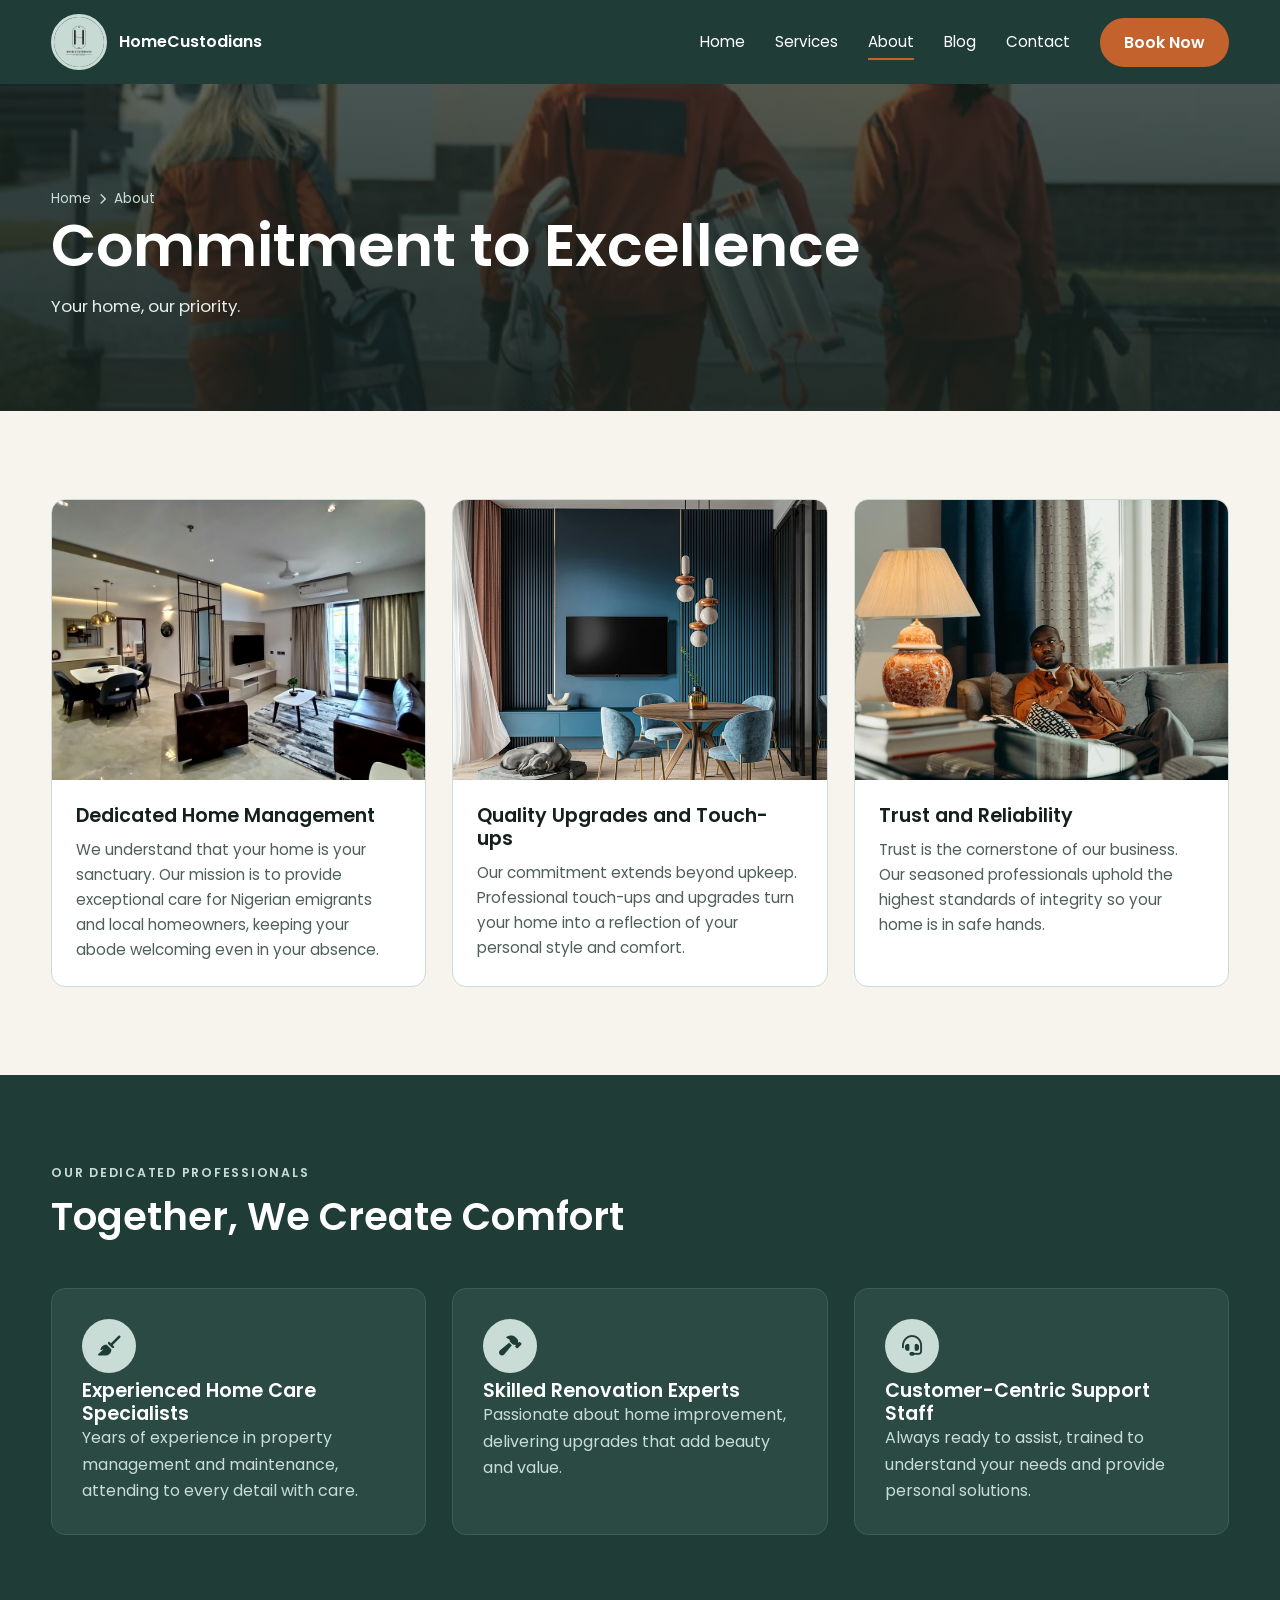
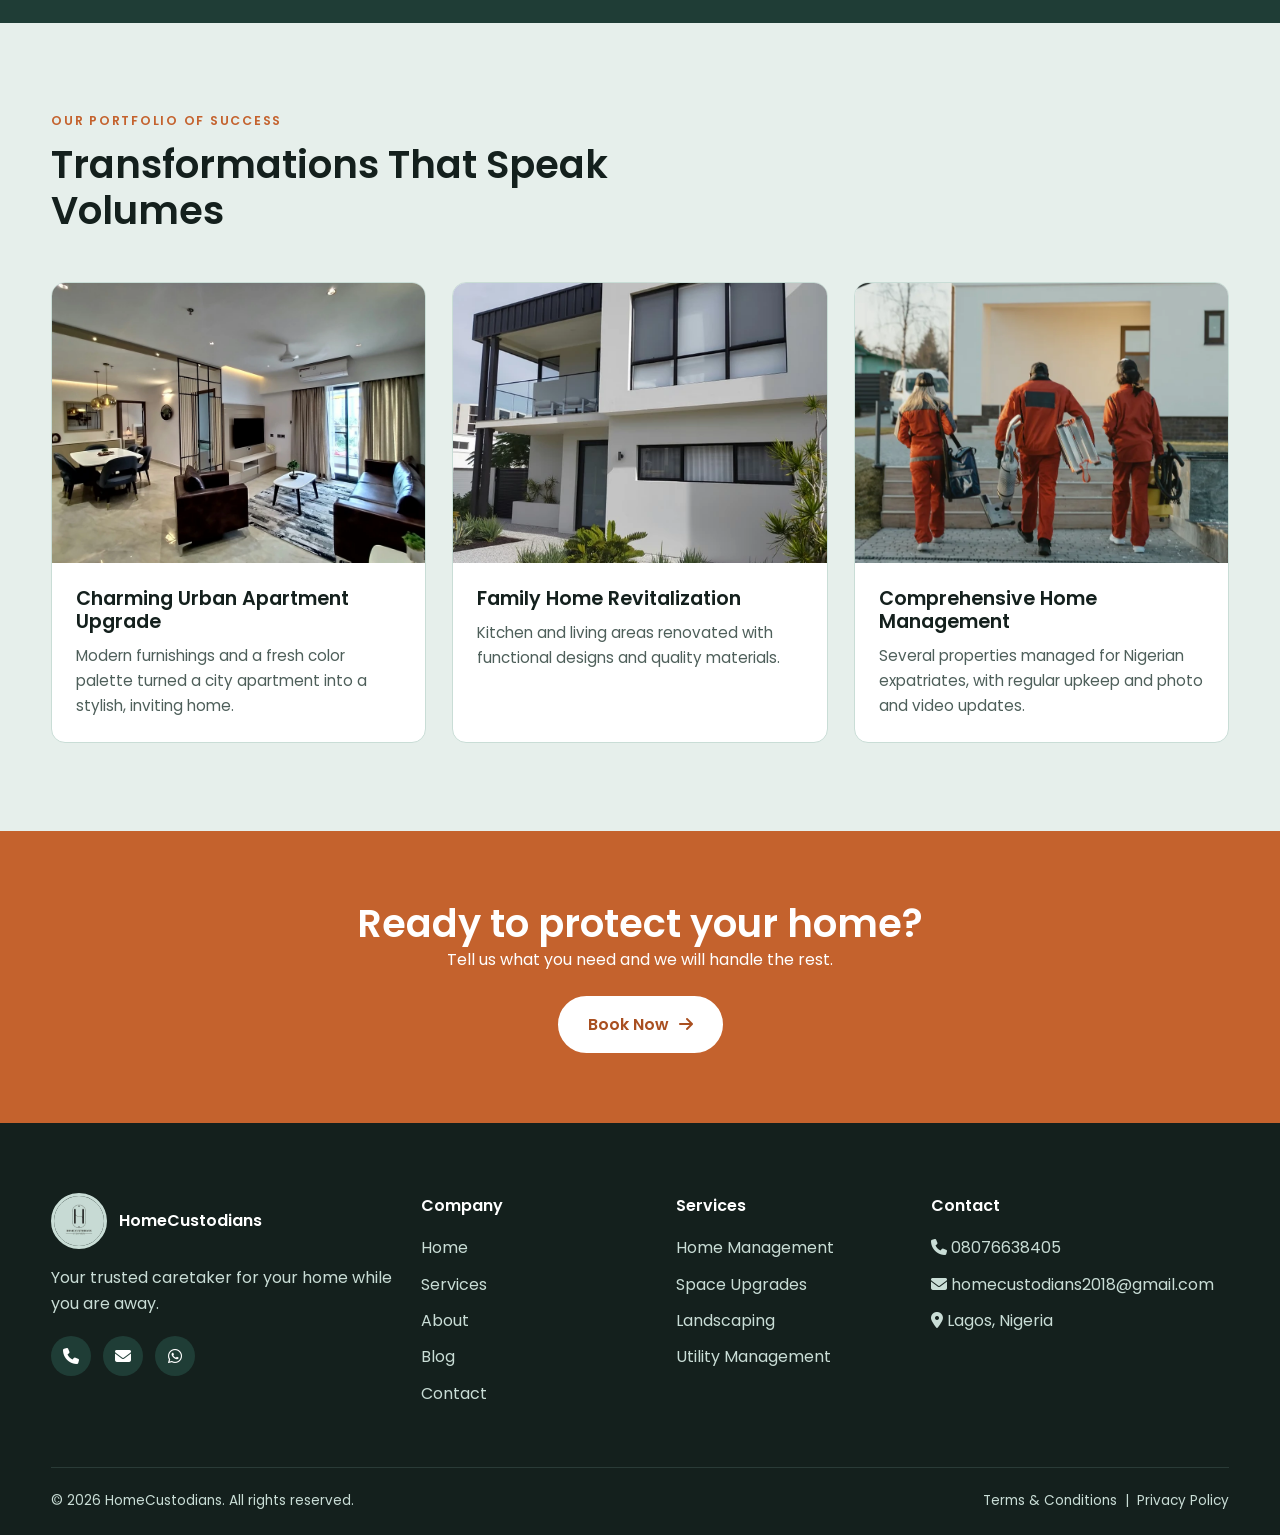
<file: about.html>
<!DOCTYPE html><html lang="en"><head><meta charset="UTF-8"><meta name="viewport" content="width=device-width,initial-scale=1">
<title>About | HomeCustodians</title><meta name="description" content="Meet HomeCustodians, a dedicated team providing trustworthy home management, upgrades and support for Nigerian homeowners.">
<link rel="canonical" href="https://homecustodians.example/about.html">
<meta property="og:type" content="website"><meta property="og:site_name" content="HomeCustodians"><meta property="og:title" content="About | HomeCustodians"><meta property="og:description" content="Meet HomeCustodians, a dedicated team providing trustworthy home management, upgrades and support for Nigerian homeowners."><meta property="og:image" content="https://homecustodians.example/assets/images/team.webp"><meta property="og:url" content="https://homecustodians.example/about.html">
<meta name="twitter:card" content="summary_large_image">
<link rel="icon" type="image/webp" href="assets/images/logo.webp">
<link rel="preconnect" href="https://fonts.googleapis.com"><link href="https://fonts.googleapis.com/css2?family=Poppins:wght@400;500;600;700&display=swap" rel="stylesheet">
<link rel="stylesheet" href="https://cdnjs.cloudflare.com/ajax/libs/font-awesome/6.5.1/css/all.min.css"><link rel="stylesheet" href="css/style.css"></head><body>
<div id="bar"></div><header><div class="wrap"><a class="brand" href="index.html"><img class="logo" src="assets/images/logo.webp" alt="HomeCustodians logo"><span>HomeCustodians</span></a>
<button class="burger" aria-label="Menu"><span></span><span></span><span></span></button><nav><ul><li><a href="index.html">Home</a></li><li><a href="services.html">Services</a></li><li><a href="about.html" class=on>About</a></li><li><a href="blog.html">Blog</a></li><li><a href="contact.html">Contact</a></li><li><a class="btn" href="contact.html">Book Now</a></li></ul></nav></div></header>
<section class="page-hero"><img src="assets/images/team.webp" alt=""><div class="wrap rv in"><div class="crumb"><a href="index.html">Home</a><i class="fa-solid fa-chevron-right"></i><span>About</span></div><h1>Commitment to Excellence</h1><p>Your home, our priority.</p></div></section><section class="sec "><div class="wrap"><div class="grid g3"><div class="card rv"><div class="im"><img loading="lazy" src="assets/images/living-room.webp" alt="Dedicated Home Management"></div><div class="tx"><h3>Dedicated Home Management</h3><p>We understand that your home is your sanctuary. Our mission is to provide exceptional care for Nigerian emigrants and local homeowners, keeping your abode welcoming even in your absence.</p></div></div><div class="card rv"><div class="im"><img loading="lazy" src="assets/images/interior-blue.webp" alt="Quality Upgrades and Touch-ups"></div><div class="tx"><h3>Quality Upgrades and Touch-ups</h3><p>Our commitment extends beyond upkeep. Professional touch-ups and upgrades turn your home into a reflection of your personal style and comfort.</p></div></div><div class="card rv"><div class="im"><img loading="lazy" src="assets/images/client-lounge.webp" alt="Trust and Reliability"></div><div class="tx"><h3>Trust and Reliability</h3><p>Trust is the cornerstone of our business. Our seasoned professionals uphold the highest standards of integrity so your home is in safe hands.</p></div></div></div></div></section><section class="sec dark"><div class="wrap"><div class="head  rv"><span class="eyebrow">Our Dedicated Professionals</span><h2>Together, We Create Comfort</h2><p></p></div><div class="grid g3"><div class="feat rv"><div class="ico"><i class="fa-solid fa-broom"></i></div><h3>Experienced Home Care Specialists</h3><p>Years of experience in property management and maintenance, attending to every detail with care.</p></div><div class="feat rv"><div class="ico"><i class="fa-solid fa-hammer"></i></div><h3>Skilled Renovation Experts</h3><p>Passionate about home improvement, delivering upgrades that add beauty and value.</p></div><div class="feat rv"><div class="ico"><i class="fa-solid fa-headset"></i></div><h3>Customer-Centric Support Staff</h3><p>Always ready to assist, trained to understand your needs and provide personal solutions.</p></div></div></div></section><section class="sec alt"><div class="wrap"><div class="head  rv"><span class="eyebrow">Our Portfolio of Success</span><h2>Transformations That Speak Volumes</h2><p></p></div><div class="grid g3"><div class="card rv"><div class="im"><img loading="lazy" src="assets/images/living-room.webp" alt="Charming Urban Apartment Upgrade"></div><div class="tx"><h3>Charming Urban Apartment Upgrade</h3><p>Modern furnishings and a fresh color palette turned a city apartment into a stylish, inviting home.</p></div></div><div class="card rv"><div class="im"><img loading="lazy" src="assets/images/exterior-home.webp" alt="Family Home Revitalization"></div><div class="tx"><h3>Family Home Revitalization</h3><p>Kitchen and living areas renovated with functional designs and quality materials.</p></div></div><div class="card rv"><div class="im"><img loading="lazy" src="assets/images/team.webp" alt="Comprehensive Home Management"></div><div class="tx"><h3>Comprehensive Home Management</h3><p>Several properties managed for Nigerian expatriates, with regular upkeep and photo and video updates.</p></div></div></div></div></section><section class="cta-band"><div class="wrap rv"><h2>Ready to protect your home?</h2><p>Tell us what you need and we will handle the rest.</p><a class="btn" href="contact.html">Book Now <i class="fa-solid fa-arrow-right"></i></a></div></section>
<div class="mcta"><a href="tel:08076638405"><i class="fa-solid fa-phone"></i> Call</a><a href="contact.html"><i class="fa-solid fa-calendar-check"></i> Book Now</a></div>
<footer><div class="wrap"><div class="grid"><div><a class="brand" href="index.html"><img class="logo" src="assets/images/logo.webp" alt=""><span>HomeCustodians</span></a><p style="margin-top:16px">Your trusted caretaker for your home while you are away.</p>
<div class="soc"><a href="tel:08076638405" aria-label="Call"><i class="fa-solid fa-phone"></i></a><a href="mailto:homecustodians2018@gmail.com" aria-label="Email"><i class="fa-solid fa-envelope"></i></a><a href="https://wa.me/2348076638405" aria-label="WhatsApp"><i class="fa-brands fa-whatsapp"></i></a></div></div>
<div><h4>Company</h4><ul><li><a href="index.html">Home</a></li><li><a href="services.html">Services</a></li><li><a href="about.html">About</a></li><li><a href="blog.html">Blog</a></li><li><a href="contact.html">Contact</a></li></ul></div>
<div><h4>Services</h4><ul><li>Home Management</li><li>Space Upgrades</li><li>Landscaping</li><li>Utility Management</li></ul></div>
<div><h4>Contact</h4><ul><li><i class="fa-solid fa-phone"></i> 08076638405</li><li><i class="fa-solid fa-envelope"></i> homecustodians2018@gmail.com</li><li><i class="fa-solid fa-location-dot"></i> Lagos, Nigeria</li></ul></div></div>
<div class="copy"><span>&copy; 2026 HomeCustodians. All rights reserved.</span><span>Terms &amp; Conditions &nbsp;|&nbsp; Privacy Policy</span></div></div></footer>
<script src="js/main.js"></script></body></html>
</file>
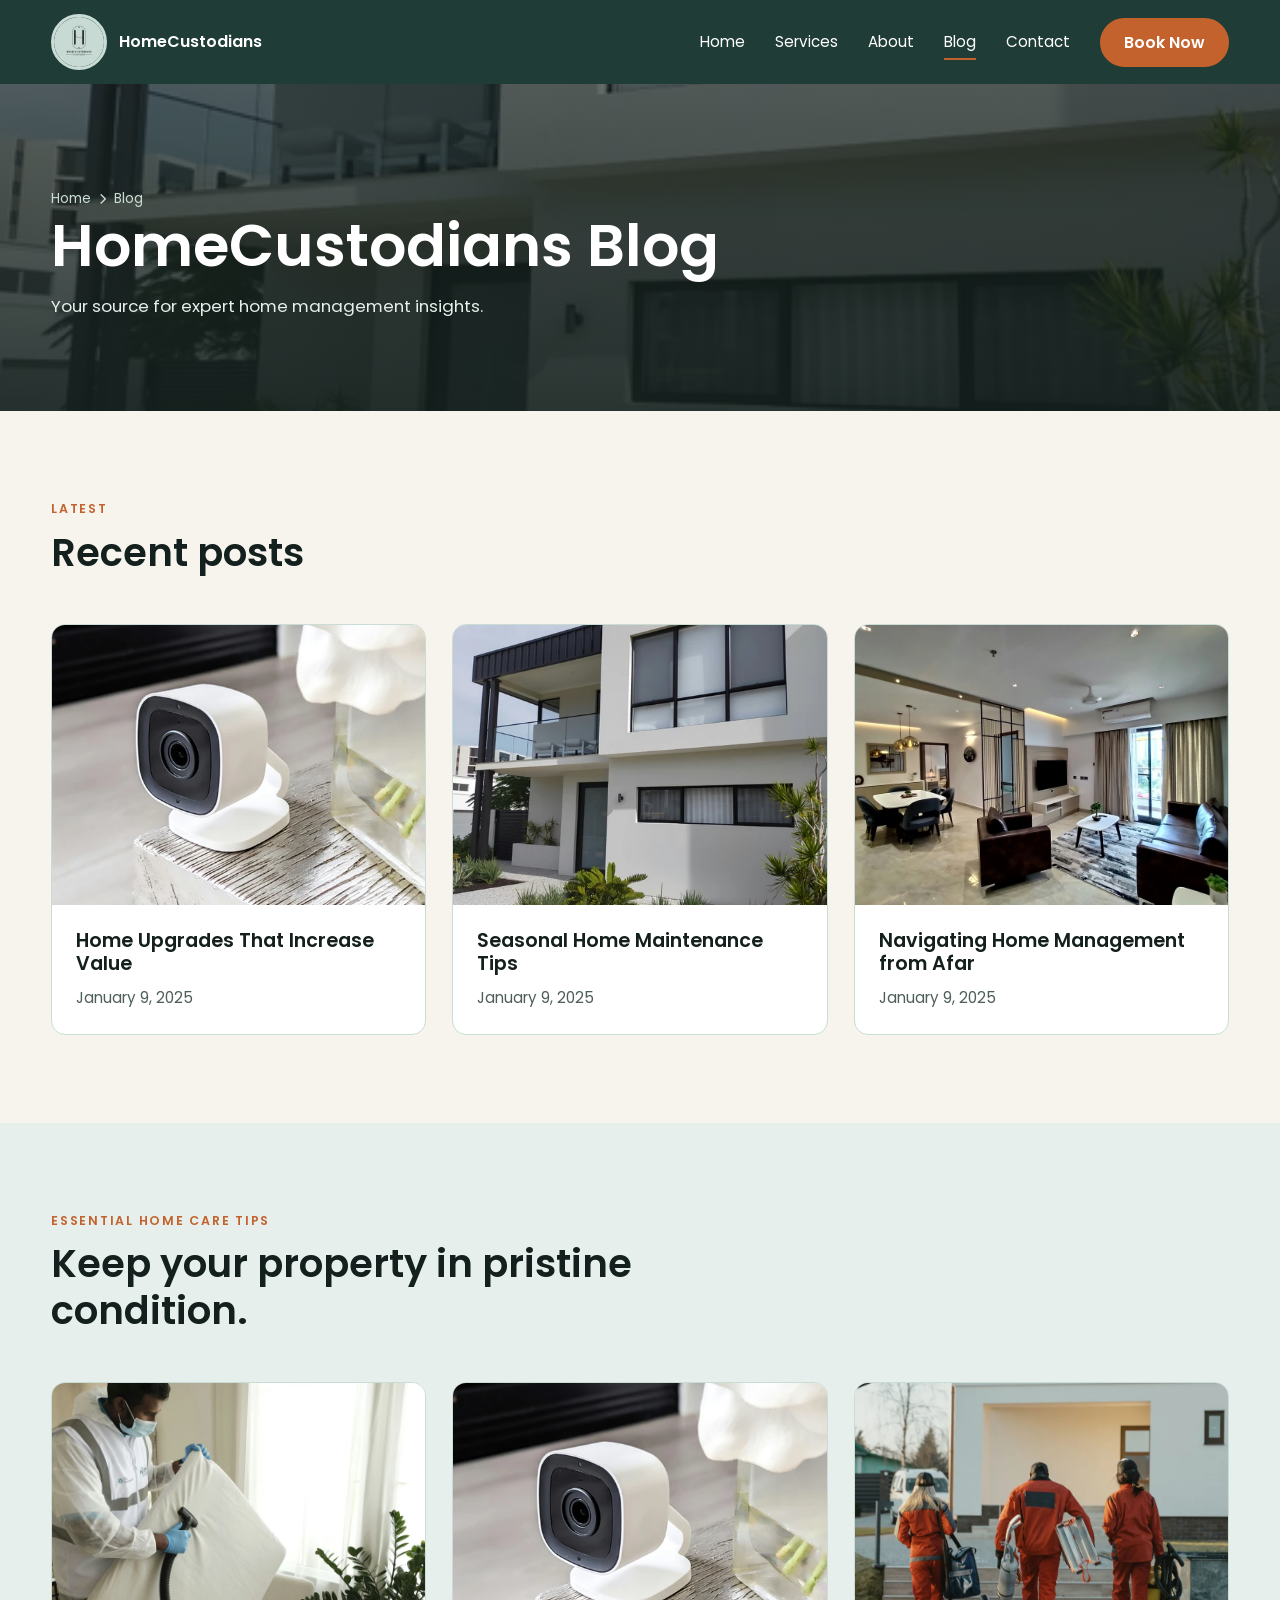
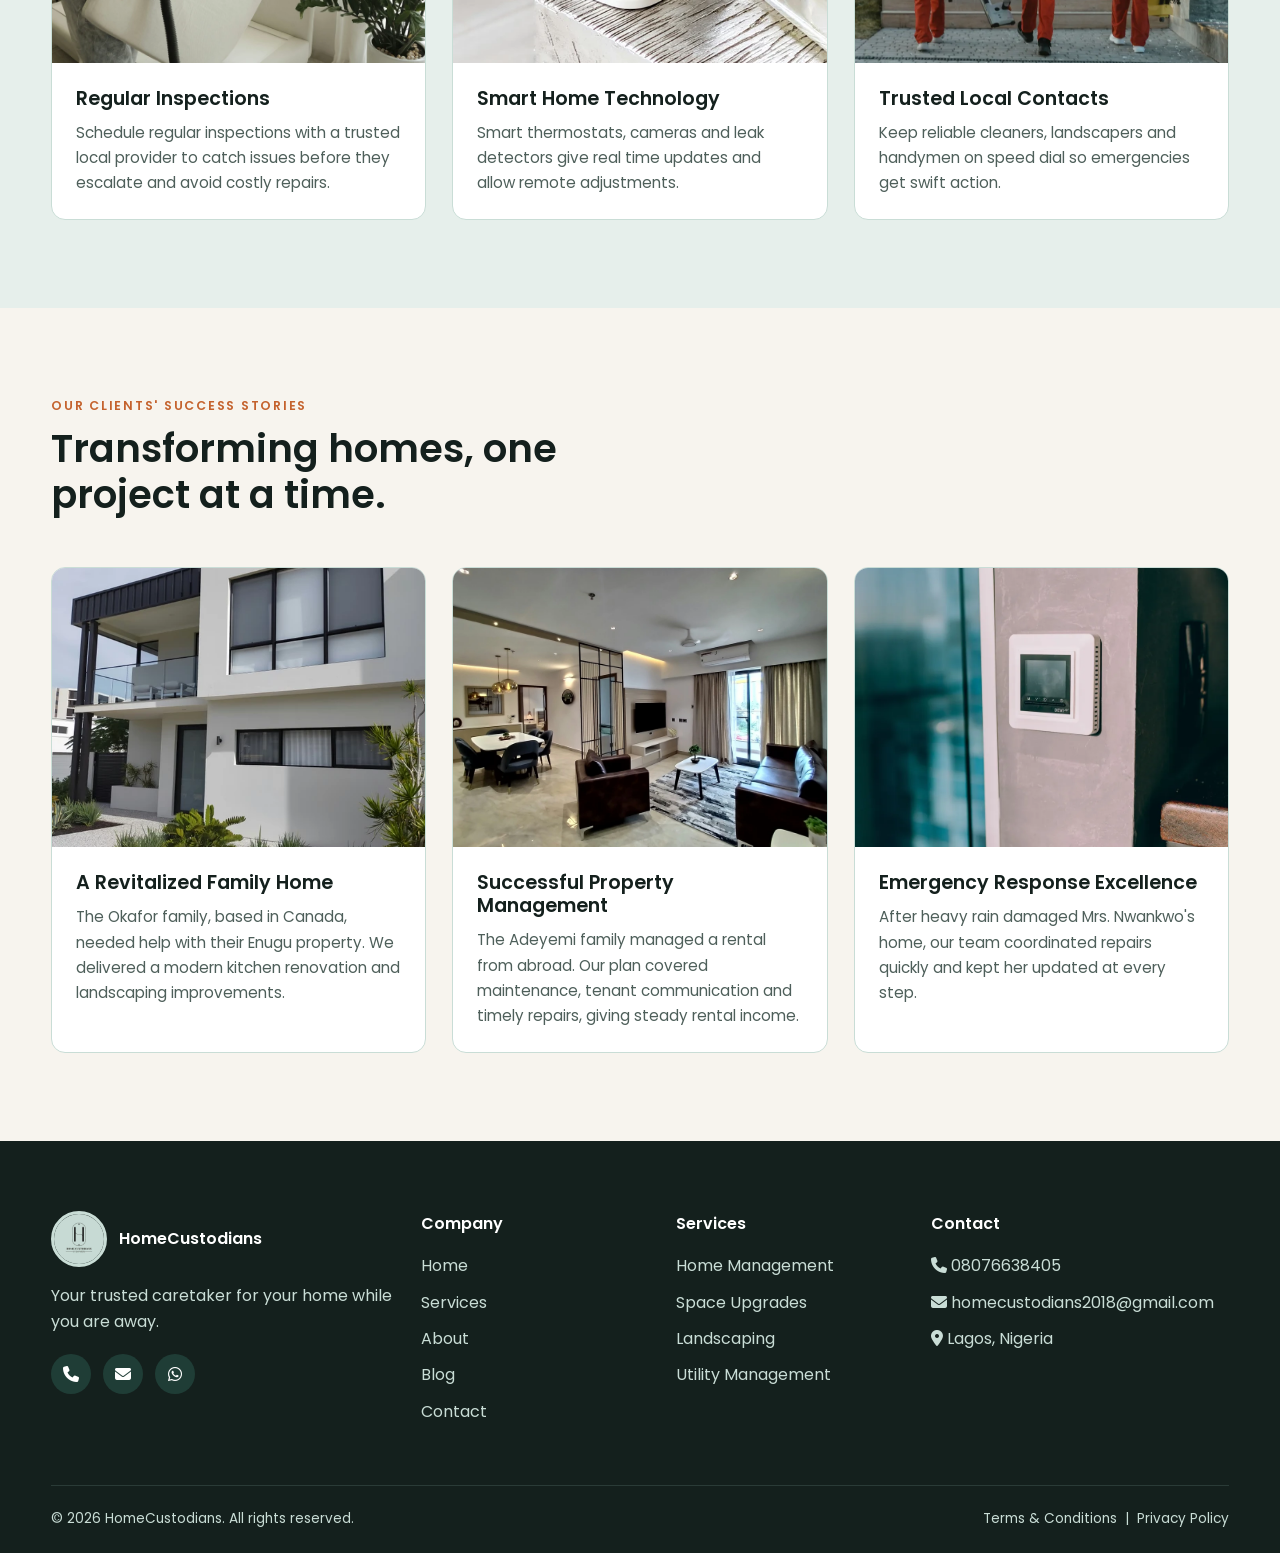
<file: blog.html>
<!DOCTYPE html><html lang="en"><head><meta charset="UTF-8"><meta name="viewport" content="width=device-width,initial-scale=1">
<title>Blog | HomeCustodians</title><meta name="description" content="Home care tips, maintenance guides and client stories from the HomeCustodians team.">
<link rel="canonical" href="https://homecustodians.example/blog.html">
<meta property="og:type" content="website"><meta property="og:site_name" content="HomeCustodians"><meta property="og:title" content="Blog | HomeCustodians"><meta property="og:description" content="Home care tips, maintenance guides and client stories from the HomeCustodians team."><meta property="og:image" content="https://homecustodians.example/assets/images/exterior-home.webp"><meta property="og:url" content="https://homecustodians.example/blog.html">
<meta name="twitter:card" content="summary_large_image">
<link rel="icon" type="image/webp" href="assets/images/logo.webp">
<link rel="preconnect" href="https://fonts.googleapis.com"><link href="https://fonts.googleapis.com/css2?family=Poppins:wght@400;500;600;700&display=swap" rel="stylesheet">
<link rel="stylesheet" href="https://cdnjs.cloudflare.com/ajax/libs/font-awesome/6.5.1/css/all.min.css"><link rel="stylesheet" href="css/style.css"></head><body>
<div id="bar"></div><header><div class="wrap"><a class="brand" href="index.html"><img class="logo" src="assets/images/logo.webp" alt="HomeCustodians logo"><span>HomeCustodians</span></a>
<button class="burger" aria-label="Menu"><span></span><span></span><span></span></button><nav><ul><li><a href="index.html">Home</a></li><li><a href="services.html">Services</a></li><li><a href="about.html">About</a></li><li><a href="blog.html" class=on>Blog</a></li><li><a href="contact.html">Contact</a></li><li><a class="btn" href="contact.html">Book Now</a></li></ul></nav></div></header>
<section class="page-hero"><img src="assets/images/exterior-home.webp" alt=""><div class="wrap rv in"><div class="crumb"><a href="index.html">Home</a><i class="fa-solid fa-chevron-right"></i><span>Blog</span></div><h1>HomeCustodians Blog</h1><p>Your source for expert home management insights.</p></div></section><section class="sec "><div class="wrap"><div class="head  rv"><span class="eyebrow">Latest</span><h2>Recent posts</h2><p></p></div><div class="grid g3"><div class="card rv"><div class="im"><img loading="lazy" src="assets/images/smart-camera.webp" alt="Home Upgrades That Increase Value"></div><div class="tx"><h3>Home Upgrades That Increase Value</h3><p>January 9, 2025</p></div></div><div class="card rv"><div class="im"><img loading="lazy" src="assets/images/exterior-home.webp" alt="Seasonal Home Maintenance Tips"></div><div class="tx"><h3>Seasonal Home Maintenance Tips</h3><p>January 9, 2025</p></div></div><div class="card rv"><div class="im"><img loading="lazy" src="assets/images/living-room.webp" alt="Navigating Home Management from Afar"></div><div class="tx"><h3>Navigating Home Management from Afar</h3><p>January 9, 2025</p></div></div></div></div></section><section class="sec alt"><div class="wrap"><div class="head  rv"><span class="eyebrow">Essential Home Care Tips</span><h2>Keep your property in pristine condition.</h2><p></p></div><div class="grid g3"><div class="card rv"><div class="im"><img loading="lazy" src="assets/images/cleaning.webp" alt="Regular Inspections"></div><div class="tx"><h3>Regular Inspections</h3><p>Schedule regular inspections with a trusted local provider to catch issues before they escalate and avoid costly repairs.</p></div></div><div class="card rv"><div class="im"><img loading="lazy" src="assets/images/smart-camera.webp" alt="Smart Home Technology"></div><div class="tx"><h3>Smart Home Technology</h3><p>Smart thermostats, cameras and leak detectors give real time updates and allow remote adjustments.</p></div></div><div class="card rv"><div class="im"><img loading="lazy" src="assets/images/team.webp" alt="Trusted Local Contacts"></div><div class="tx"><h3>Trusted Local Contacts</h3><p>Keep reliable cleaners, landscapers and handymen on speed dial so emergencies get swift action.</p></div></div></div></div></section><section class="sec "><div class="wrap"><div class="head  rv"><span class="eyebrow">Our Clients' Success Stories</span><h2>Transforming homes, one project at a time.</h2><p></p></div><div class="grid g3"><div class="card rv"><div class="im"><img loading="lazy" src="assets/images/exterior-home.webp" alt="A Revitalized Family Home"></div><div class="tx"><h3>A Revitalized Family Home</h3><p>The Okafor family, based in Canada, needed help with their Enugu property. We delivered a modern kitchen renovation and landscaping improvements.</p></div></div><div class="card rv"><div class="im"><img loading="lazy" src="assets/images/living-room.webp" alt="Successful Property Management"></div><div class="tx"><h3>Successful Property Management</h3><p>The Adeyemi family managed a rental from abroad. Our plan covered maintenance, tenant communication and timely repairs, giving steady rental income.</p></div></div><div class="card rv"><div class="im"><img loading="lazy" src="assets/images/utility-thermostat.webp" alt="Emergency Response Excellence"></div><div class="tx"><h3>Emergency Response Excellence</h3><p>After heavy rain damaged Mrs. Nwankwo's home, our team coordinated repairs quickly and kept her updated at every step.</p></div></div></div></div></section>
<div class="mcta"><a href="tel:08076638405"><i class="fa-solid fa-phone"></i> Call</a><a href="contact.html"><i class="fa-solid fa-calendar-check"></i> Book Now</a></div>
<footer><div class="wrap"><div class="grid"><div><a class="brand" href="index.html"><img class="logo" src="assets/images/logo.webp" alt=""><span>HomeCustodians</span></a><p style="margin-top:16px">Your trusted caretaker for your home while you are away.</p>
<div class="soc"><a href="tel:08076638405" aria-label="Call"><i class="fa-solid fa-phone"></i></a><a href="mailto:homecustodians2018@gmail.com" aria-label="Email"><i class="fa-solid fa-envelope"></i></a><a href="https://wa.me/2348076638405" aria-label="WhatsApp"><i class="fa-brands fa-whatsapp"></i></a></div></div>
<div><h4>Company</h4><ul><li><a href="index.html">Home</a></li><li><a href="services.html">Services</a></li><li><a href="about.html">About</a></li><li><a href="blog.html">Blog</a></li><li><a href="contact.html">Contact</a></li></ul></div>
<div><h4>Services</h4><ul><li>Home Management</li><li>Space Upgrades</li><li>Landscaping</li><li>Utility Management</li></ul></div>
<div><h4>Contact</h4><ul><li><i class="fa-solid fa-phone"></i> 08076638405</li><li><i class="fa-solid fa-envelope"></i> homecustodians2018@gmail.com</li><li><i class="fa-solid fa-location-dot"></i> Lagos, Nigeria</li></ul></div></div>
<div class="copy"><span>&copy; 2026 HomeCustodians. All rights reserved.</span><span>Terms &amp; Conditions &nbsp;|&nbsp; Privacy Policy</span></div></div></footer>
<script src="js/main.js"></script></body></html>
</file>
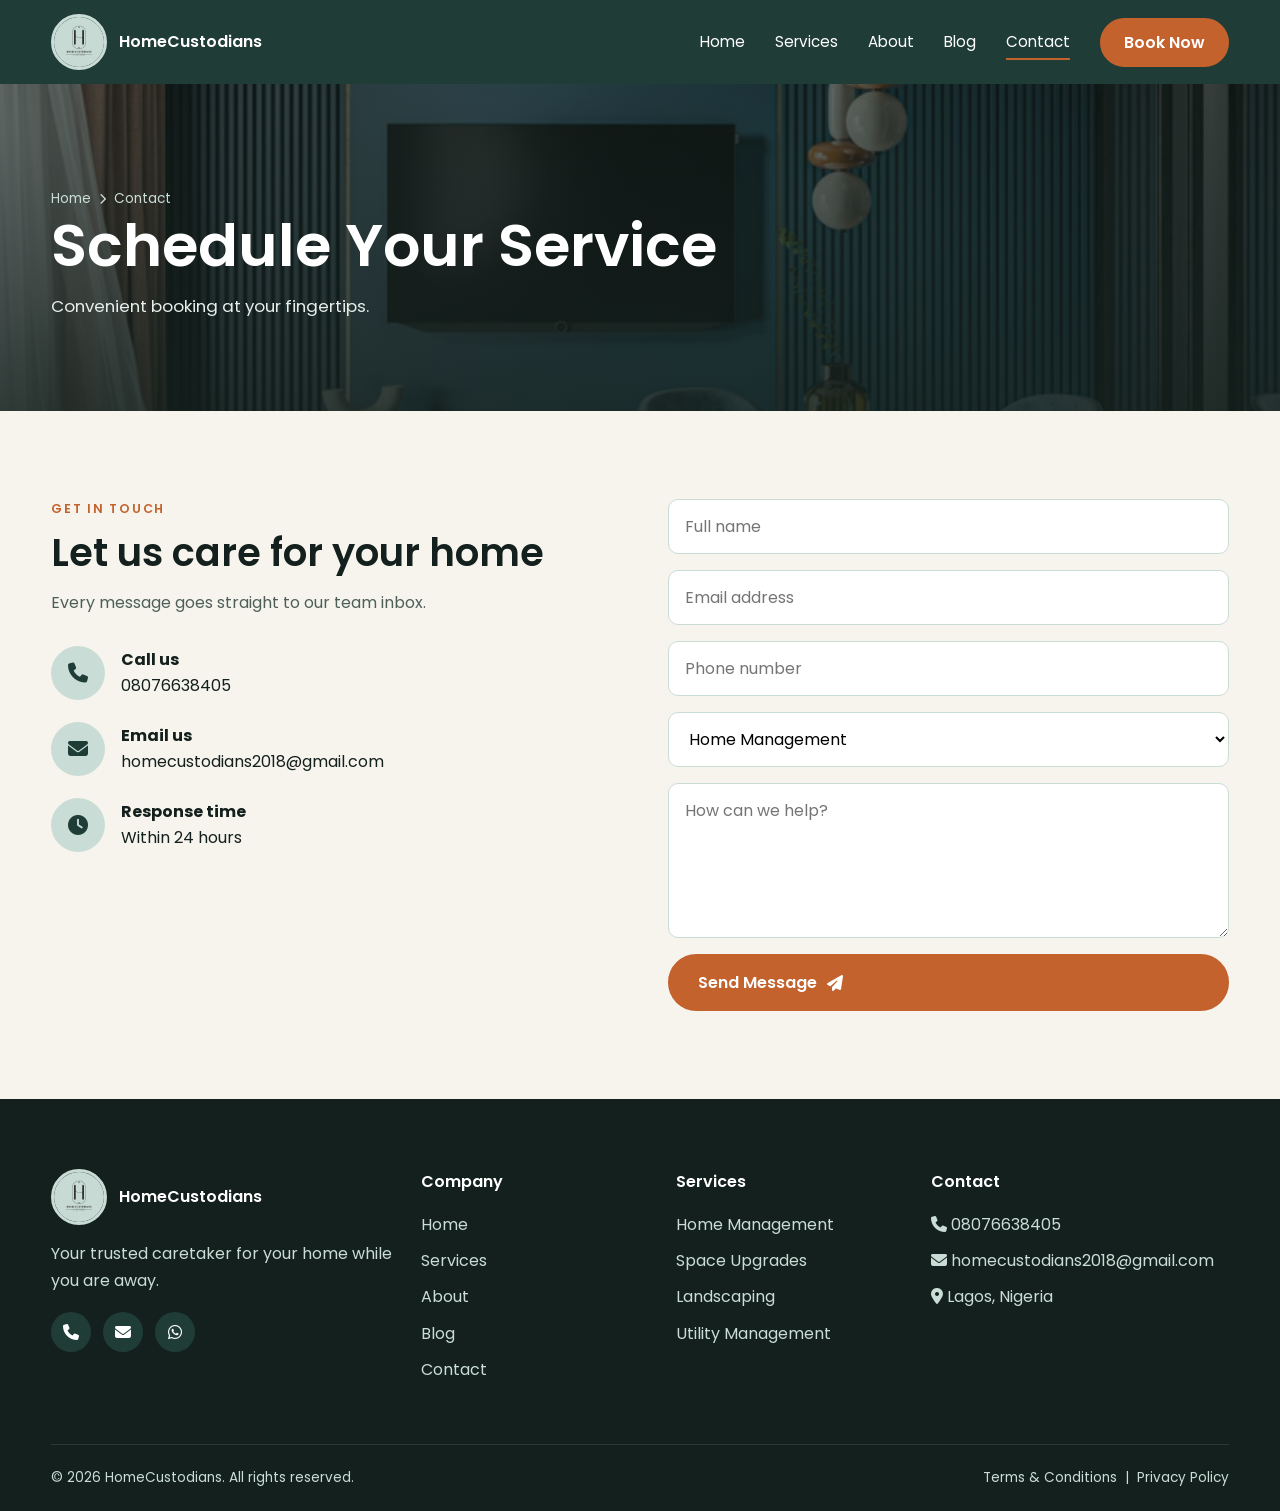
<file: contact.html>
<!DOCTYPE html><html lang="en"><head><meta charset="UTF-8"><meta name="viewport" content="width=device-width,initial-scale=1">
<title>Contact | HomeCustodians</title><meta name="description" content="Book a HomeCustodians package or send us a message. We reply within 24 hours.">
<link rel="canonical" href="https://homecustodians.example/contact.html">
<meta property="og:type" content="website"><meta property="og:site_name" content="HomeCustodians"><meta property="og:title" content="Contact | HomeCustodians"><meta property="og:description" content="Book a HomeCustodians package or send us a message. We reply within 24 hours."><meta property="og:image" content="https://homecustodians.example/assets/images/interior-blue.webp"><meta property="og:url" content="https://homecustodians.example/contact.html">
<meta name="twitter:card" content="summary_large_image">
<link rel="icon" type="image/webp" href="assets/images/logo.webp">
<link rel="preconnect" href="https://fonts.googleapis.com"><link href="https://fonts.googleapis.com/css2?family=Poppins:wght@400;500;600;700&display=swap" rel="stylesheet">
<link rel="stylesheet" href="https://cdnjs.cloudflare.com/ajax/libs/font-awesome/6.5.1/css/all.min.css"><link rel="stylesheet" href="css/style.css"></head><body>
<div id="bar"></div><header><div class="wrap"><a class="brand" href="index.html"><img class="logo" src="assets/images/logo.webp" alt="HomeCustodians logo"><span>HomeCustodians</span></a>
<button class="burger" aria-label="Menu"><span></span><span></span><span></span></button><nav><ul><li><a href="index.html">Home</a></li><li><a href="services.html">Services</a></li><li><a href="about.html">About</a></li><li><a href="blog.html">Blog</a></li><li><a href="contact.html" class=on>Contact</a></li><li><a class="btn" href="contact.html">Book Now</a></li></ul></nav></div></header>
<section class="page-hero"><img src="assets/images/interior-blue.webp" alt=""><div class="wrap rv in"><div class="crumb"><a href="index.html">Home</a><i class="fa-solid fa-chevron-right"></i><span>Contact</span></div><h1>Schedule Your Service</h1><p>Convenient booking at your fingertips.</p></div></section><section class="sec "><div class="wrap"><div class="split" style="align-items:start"><div class="rv l"><span class="eyebrow">Get in touch</span><h2>Let us care for your home</h2><p style="margin:14px 0 30px;color:var(--mute)">Every message goes straight to our team inbox.</p><ul class="info"><li><div class="ico"><i class="fa-solid fa-phone"></i></div><div><b>Call us</b><br><a href="tel:08076638405">08076638405</a></div></li><li><div class="ico"><i class="fa-solid fa-envelope"></i></div><div><b>Email us</b><br><a href="mailto:homecustodians2018@gmail.com">homecustodians2018@gmail.com</a></div></li><li><div class="ico"><i class="fa-solid fa-clock"></i></div><div><b>Response time</b><br>Within 24 hours</div></li></ul></div><form class="rv r" action="https://formsubmit.co/homecustodians2018@gmail.com" method="POST"><input type="hidden" name="_subject" value="New enquiry from HomeCustodians website"><input type="hidden" name="_captcha" value="false"><input type="hidden" name="_template" value="table">
<input name="name" placeholder="Full name" required><input type="email" name="email" placeholder="Email address" required><input name="phone" placeholder="Phone number">
<select name="service"><option>Home Management</option><option>Space Upgrades</option><option>Landscaping</option><option>Utility Management</option><option>Peace of Mind plan</option><option>Home Guardian plan</option><option>Total Care plan</option></select>
<textarea name="message" rows="5" placeholder="How can we help?" required></textarea><button class="btn" type="submit">Send Message <i class="fa-solid fa-paper-plane"></i></button></form></div></div></section>
<div class="mcta"><a href="tel:08076638405"><i class="fa-solid fa-phone"></i> Call</a><a href="contact.html"><i class="fa-solid fa-calendar-check"></i> Book Now</a></div>
<footer><div class="wrap"><div class="grid"><div><a class="brand" href="index.html"><img class="logo" src="assets/images/logo.webp" alt=""><span>HomeCustodians</span></a><p style="margin-top:16px">Your trusted caretaker for your home while you are away.</p>
<div class="soc"><a href="tel:08076638405" aria-label="Call"><i class="fa-solid fa-phone"></i></a><a href="mailto:homecustodians2018@gmail.com" aria-label="Email"><i class="fa-solid fa-envelope"></i></a><a href="https://wa.me/2348076638405" aria-label="WhatsApp"><i class="fa-brands fa-whatsapp"></i></a></div></div>
<div><h4>Company</h4><ul><li><a href="index.html">Home</a></li><li><a href="services.html">Services</a></li><li><a href="about.html">About</a></li><li><a href="blog.html">Blog</a></li><li><a href="contact.html">Contact</a></li></ul></div>
<div><h4>Services</h4><ul><li>Home Management</li><li>Space Upgrades</li><li>Landscaping</li><li>Utility Management</li></ul></div>
<div><h4>Contact</h4><ul><li><i class="fa-solid fa-phone"></i> 08076638405</li><li><i class="fa-solid fa-envelope"></i> homecustodians2018@gmail.com</li><li><i class="fa-solid fa-location-dot"></i> Lagos, Nigeria</li></ul></div></div>
<div class="copy"><span>&copy; 2026 HomeCustodians. All rights reserved.</span><span>Terms &amp; Conditions &nbsp;|&nbsp; Privacy Policy</span></div></div></footer>
<script src="js/main.js"></script></body></html>
</file>
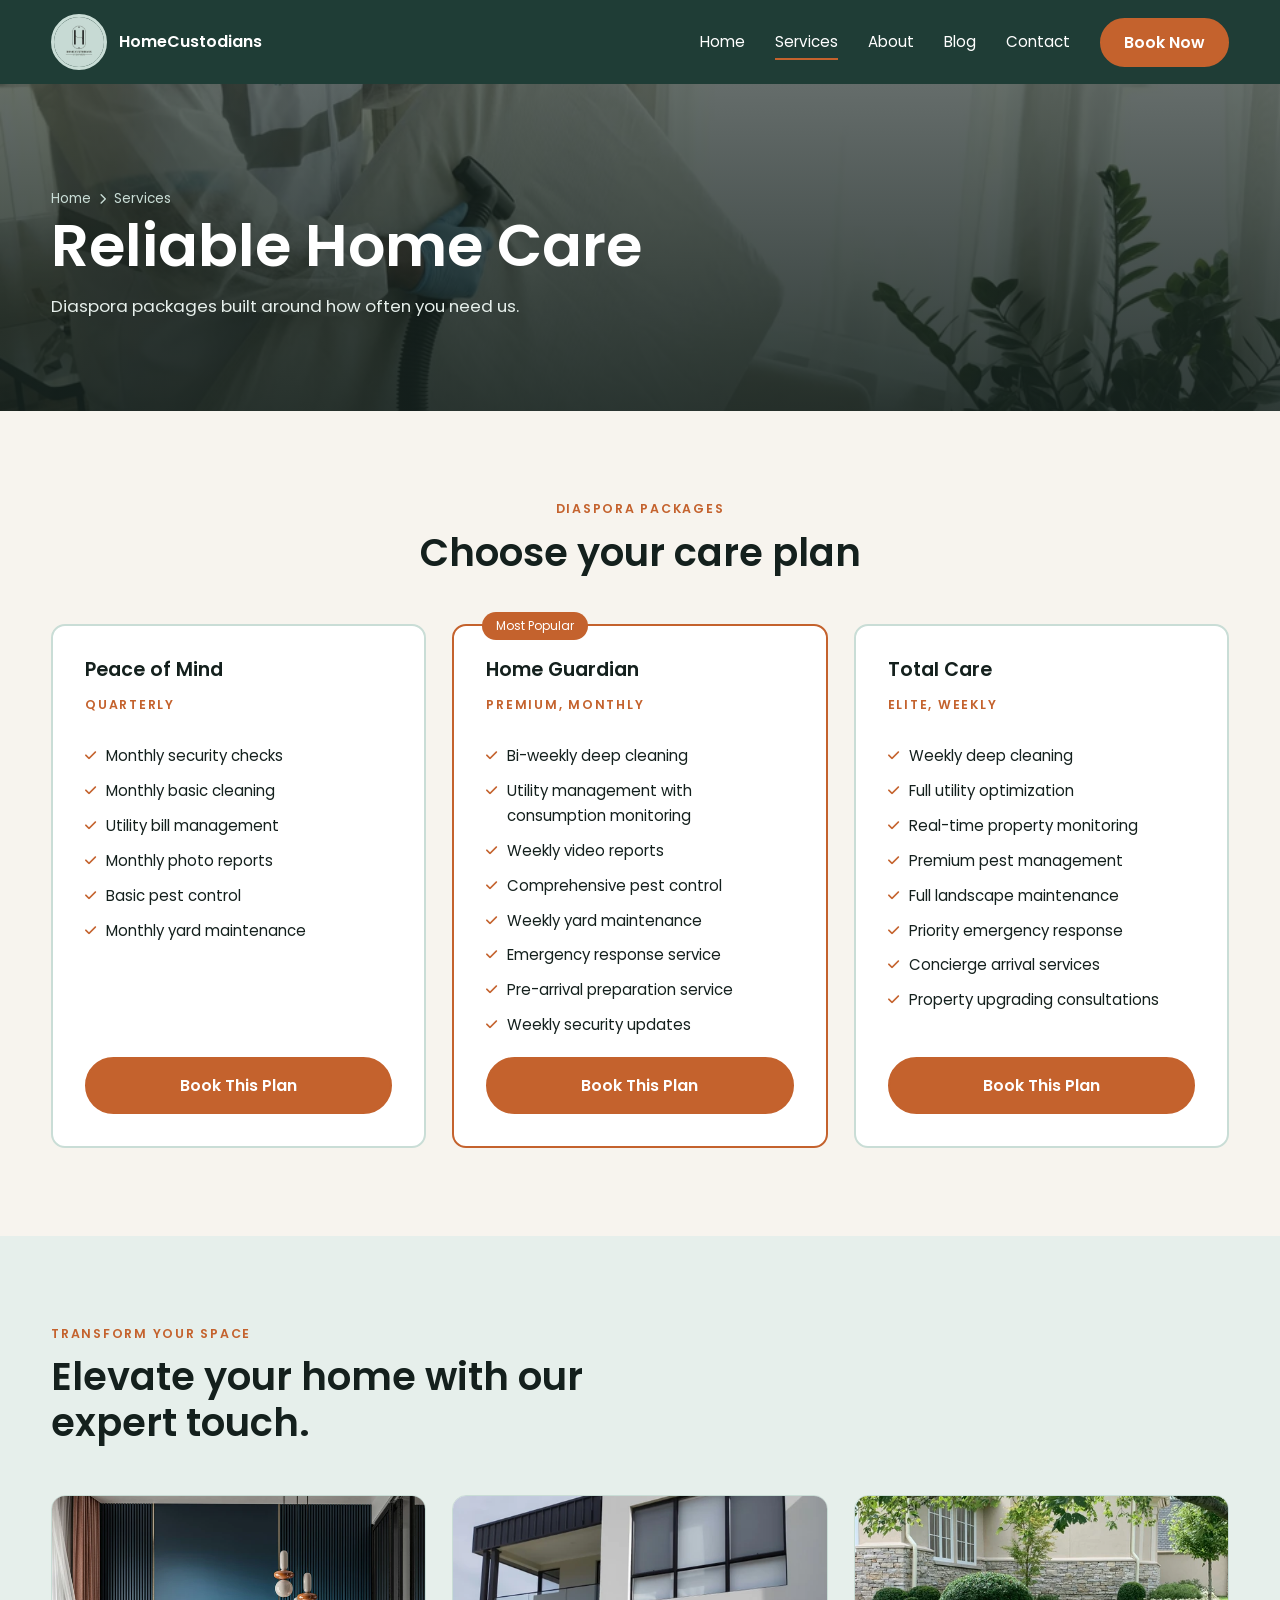
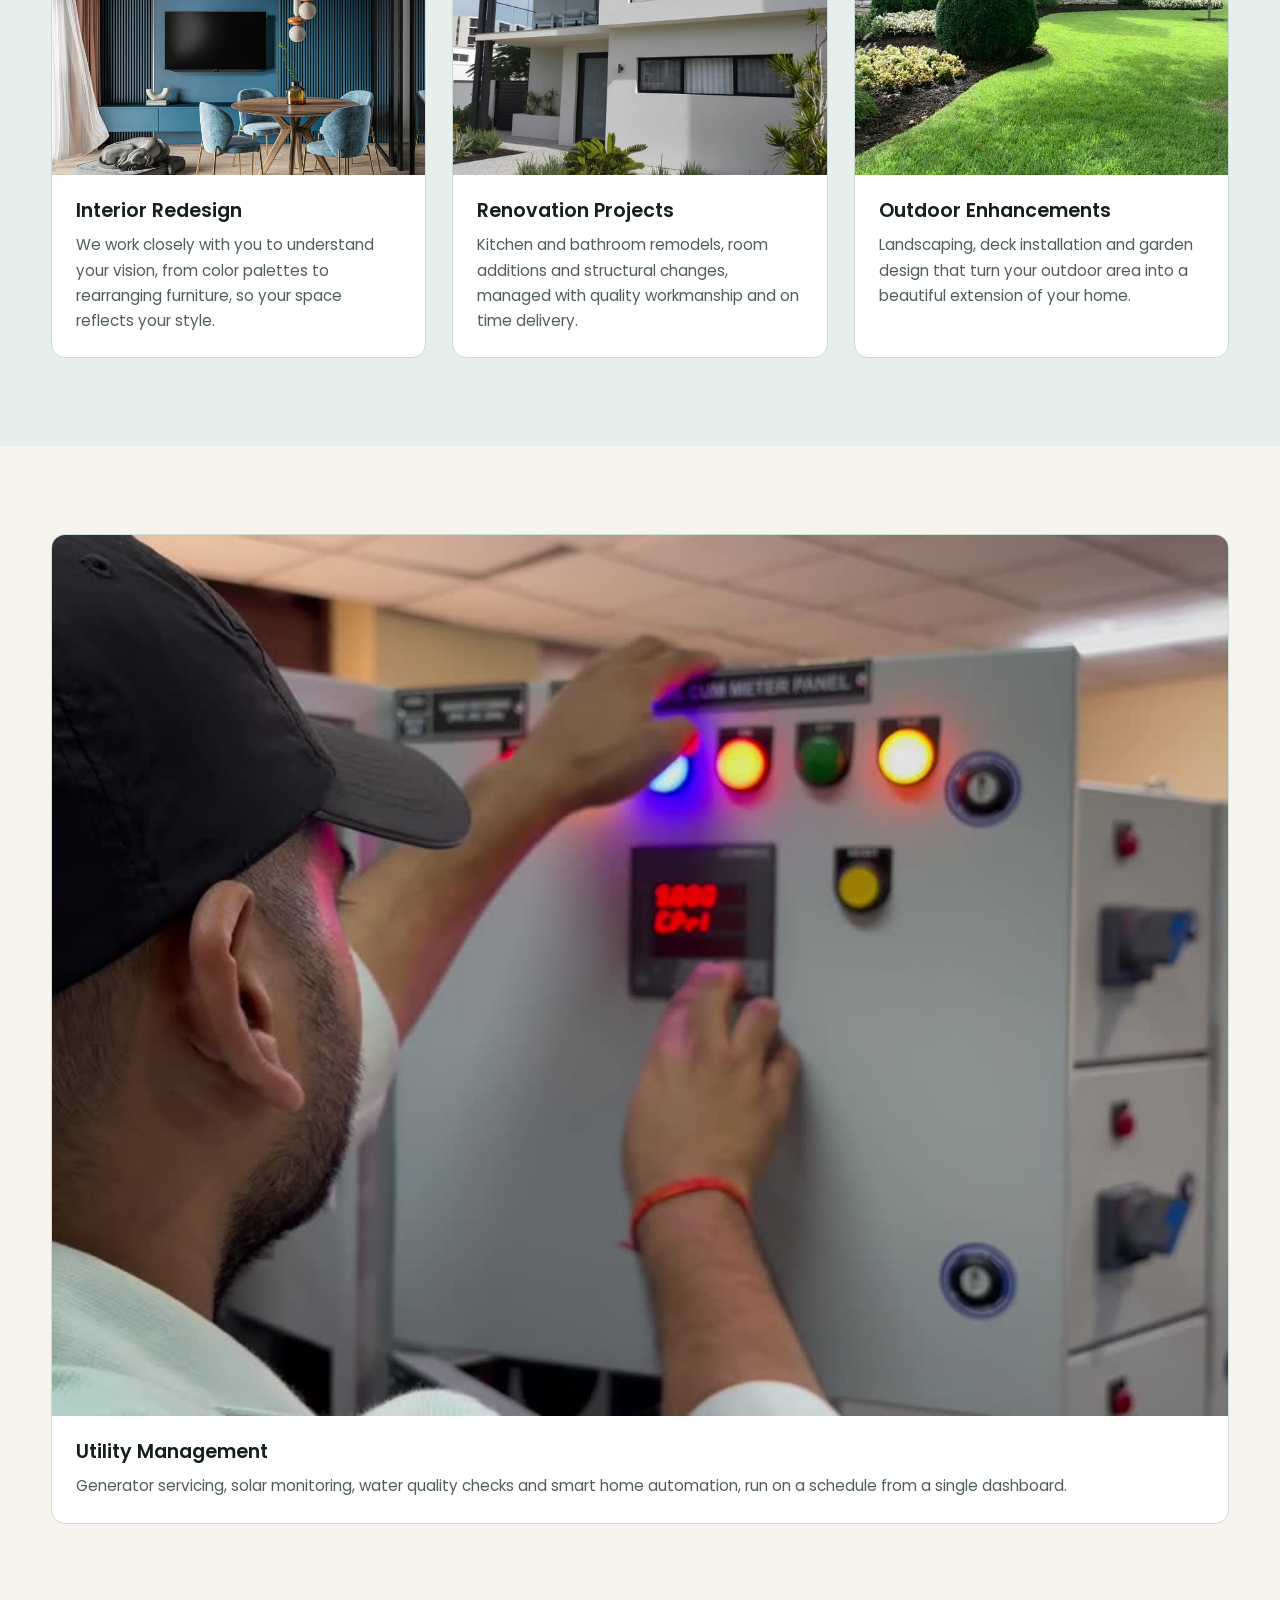
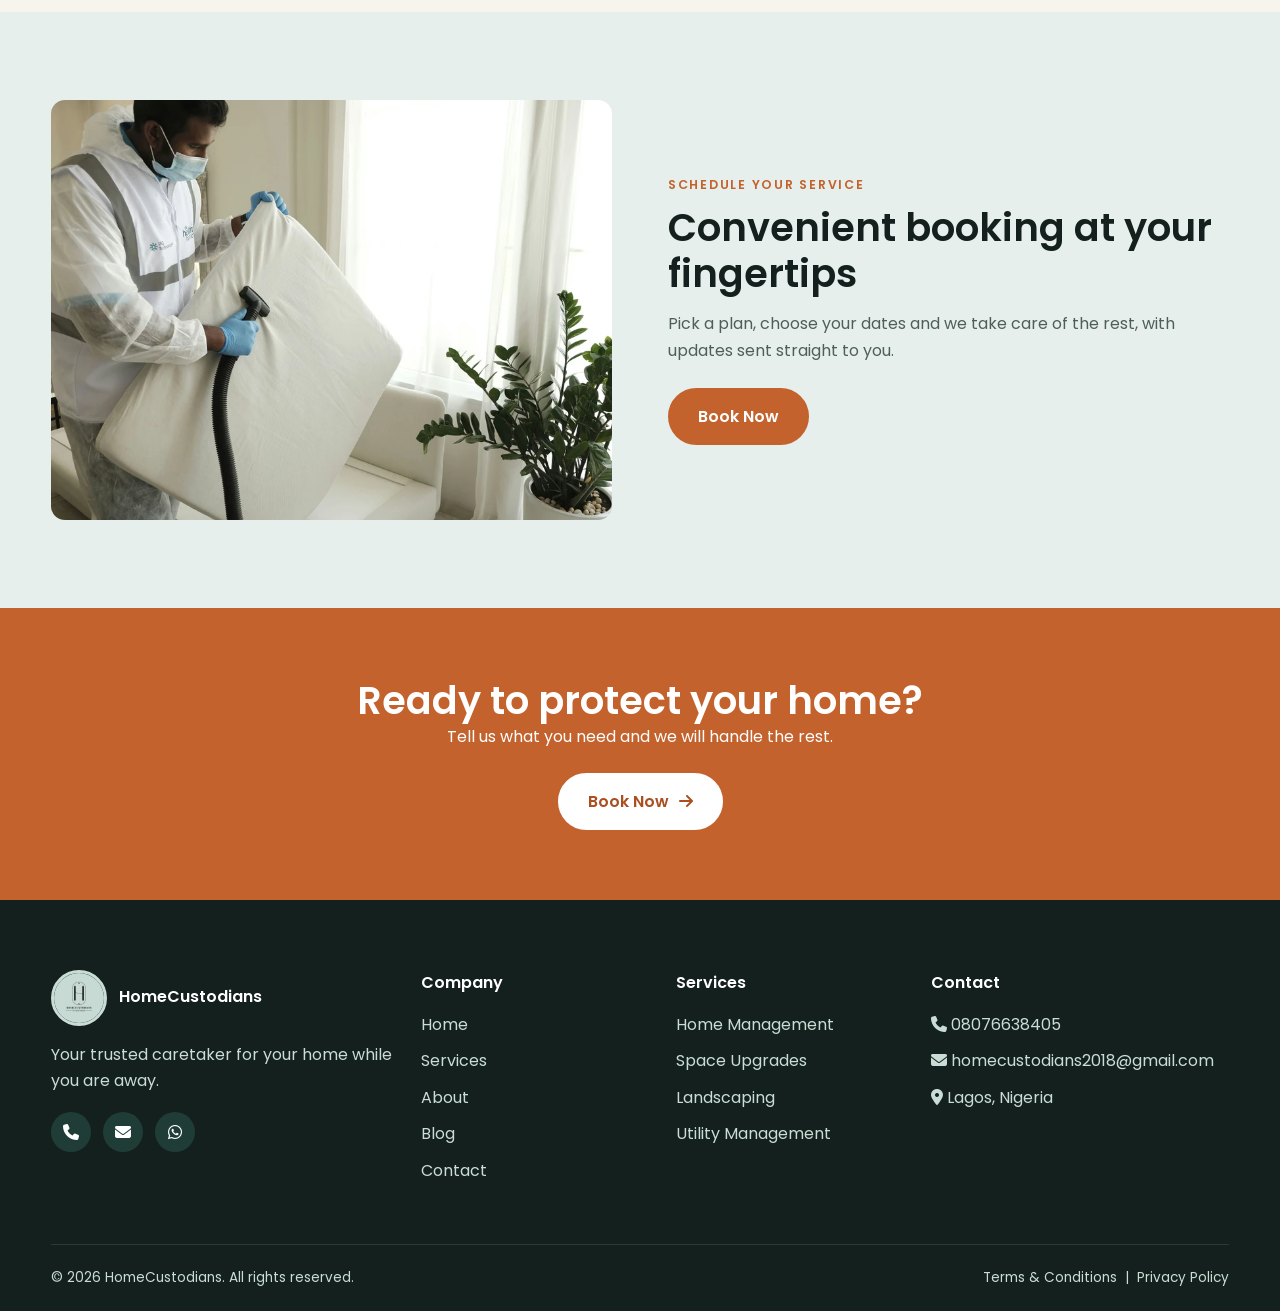
<file: services.html>
<!DOCTYPE html><html lang="en"><head><meta charset="UTF-8"><meta name="viewport" content="width=device-width,initial-scale=1">
<title>Services | HomeCustodians</title><meta name="description" content="Diaspora home care packages, space upgrades, landscaping and utility management from HomeCustodians.">
<link rel="canonical" href="https://homecustodians.example/services.html">
<meta property="og:type" content="website"><meta property="og:site_name" content="HomeCustodians"><meta property="og:title" content="Services | HomeCustodians"><meta property="og:description" content="Diaspora home care packages, space upgrades, landscaping and utility management from HomeCustodians."><meta property="og:image" content="https://homecustodians.example/assets/images/cleaning.webp"><meta property="og:url" content="https://homecustodians.example/services.html">
<meta name="twitter:card" content="summary_large_image">
<link rel="icon" type="image/webp" href="assets/images/logo.webp">
<link rel="preconnect" href="https://fonts.googleapis.com"><link href="https://fonts.googleapis.com/css2?family=Poppins:wght@400;500;600;700&display=swap" rel="stylesheet">
<link rel="stylesheet" href="https://cdnjs.cloudflare.com/ajax/libs/font-awesome/6.5.1/css/all.min.css"><link rel="stylesheet" href="css/style.css"></head><body>
<div id="bar"></div><header><div class="wrap"><a class="brand" href="index.html"><img class="logo" src="assets/images/logo.webp" alt="HomeCustodians logo"><span>HomeCustodians</span></a>
<button class="burger" aria-label="Menu"><span></span><span></span><span></span></button><nav><ul><li><a href="index.html">Home</a></li><li><a href="services.html" class=on>Services</a></li><li><a href="about.html">About</a></li><li><a href="blog.html">Blog</a></li><li><a href="contact.html">Contact</a></li><li><a class="btn" href="contact.html">Book Now</a></li></ul></nav></div></header>
<section class="page-hero"><img src="assets/images/cleaning.webp" alt=""><div class="wrap rv in"><div class="crumb"><a href="index.html">Home</a><i class="fa-solid fa-chevron-right"></i><span>Services</span></div><h1>Reliable Home Care</h1><p>Diaspora packages built around how often you need us.</p></div></section><section class="sec "><div class="wrap"><div class="head c rv"><span class="eyebrow">Diaspora packages</span><h2>Choose your care plan</h2><p></p></div><div class="grid g3"><div class="tier  rv"><h3>Peace of Mind</h3><span class="eyebrow">Quarterly</span><ul><li><i class="fa-solid fa-check"></i>Monthly security checks</li><li><i class="fa-solid fa-check"></i>Monthly basic cleaning</li><li><i class="fa-solid fa-check"></i>Utility bill management</li><li><i class="fa-solid fa-check"></i>Monthly photo reports</li><li><i class="fa-solid fa-check"></i>Basic pest control</li><li><i class="fa-solid fa-check"></i>Monthly yard maintenance</li></ul><a class="btn" href="contact.html">Book This Plan</a></div><div class="tier pop rv"><h3>Home Guardian</h3><span class="eyebrow">Premium, monthly</span><ul><li><i class="fa-solid fa-check"></i>Bi-weekly deep cleaning</li><li><i class="fa-solid fa-check"></i>Utility management with consumption monitoring</li><li><i class="fa-solid fa-check"></i>Weekly video reports</li><li><i class="fa-solid fa-check"></i>Comprehensive pest control</li><li><i class="fa-solid fa-check"></i>Weekly yard maintenance</li><li><i class="fa-solid fa-check"></i>Emergency response service</li><li><i class="fa-solid fa-check"></i>Pre-arrival preparation service</li><li><i class="fa-solid fa-check"></i>Weekly security updates</li></ul><a class="btn" href="contact.html">Book This Plan</a></div><div class="tier  rv"><h3>Total Care</h3><span class="eyebrow">Elite, weekly</span><ul><li><i class="fa-solid fa-check"></i>Weekly deep cleaning</li><li><i class="fa-solid fa-check"></i>Full utility optimization</li><li><i class="fa-solid fa-check"></i>Real-time property monitoring</li><li><i class="fa-solid fa-check"></i>Premium pest management</li><li><i class="fa-solid fa-check"></i>Full landscape maintenance</li><li><i class="fa-solid fa-check"></i>Priority emergency response</li><li><i class="fa-solid fa-check"></i>Concierge arrival services</li><li><i class="fa-solid fa-check"></i>Property upgrading consultations</li></ul><a class="btn" href="contact.html">Book This Plan</a></div></div></div></section><section class="sec alt"><div class="wrap"><div class="head  rv"><span class="eyebrow">Transform Your Space</span><h2>Elevate your home with our expert touch.</h2><p></p></div><div class="grid g3"><div class="card rv"><div class="im"><img loading="lazy" src="assets/images/interior-blue.webp" alt="Interior Redesign"></div><div class="tx"><h3>Interior Redesign</h3><p>We work closely with you to understand your vision, from color palettes to rearranging furniture, so your space reflects your style.</p></div></div><div class="card rv"><div class="im"><img loading="lazy" src="assets/images/exterior-home.webp" alt="Renovation Projects"></div><div class="tx"><h3>Renovation Projects</h3><p>Kitchen and bathroom remodels, room additions and structural changes, managed with quality workmanship and on time delivery.</p></div></div><div class="card rv"><div class="im"><img loading="lazy" src="assets/images/landscaping.webp" alt="Outdoor Enhancements"></div><div class="tx"><h3>Outdoor Enhancements</h3><p>Landscaping, deck installation and garden design that turn your outdoor area into a beautiful extension of your home.</p></div></div></div></div></section><section class="sec "><div class="wrap"><div class="card rv"><div class="im"><video autoplay muted loop playsinline preload="none" poster="assets/images/utility-video-poster.jpg"><source src="assets/videos/utility-management.mp4" type="video/mp4"></video></div><div class="tx"><h3>Utility Management</h3><p>Generator servicing, solar monitoring, water quality checks and smart home automation, run on a schedule from a single dashboard.</p></div></div></div></section><section class="sec alt"><div class="wrap"><div class="split"><img class="rv r" loading="lazy" src="assets/images/cleaning.webp" alt="Convenient booking at your fingertips"><div class="rv l"><span class="eyebrow">Schedule Your Service</span><h2>Convenient booking at your fingertips</h2><p style="margin:14px 0 24px;color:var(--mute)">Pick a plan, choose your dates and we take care of the rest, with updates sent straight to you.</p><a class="btn" href="contact.html">Book Now</a></div></div></div></section><section class="cta-band"><div class="wrap rv"><h2>Ready to protect your home?</h2><p>Tell us what you need and we will handle the rest.</p><a class="btn" href="contact.html">Book Now <i class="fa-solid fa-arrow-right"></i></a></div></section>
<div class="mcta"><a href="tel:08076638405"><i class="fa-solid fa-phone"></i> Call</a><a href="contact.html"><i class="fa-solid fa-calendar-check"></i> Book Now</a></div>
<footer><div class="wrap"><div class="grid"><div><a class="brand" href="index.html"><img class="logo" src="assets/images/logo.webp" alt=""><span>HomeCustodians</span></a><p style="margin-top:16px">Your trusted caretaker for your home while you are away.</p>
<div class="soc"><a href="tel:08076638405" aria-label="Call"><i class="fa-solid fa-phone"></i></a><a href="mailto:homecustodians2018@gmail.com" aria-label="Email"><i class="fa-solid fa-envelope"></i></a><a href="https://wa.me/2348076638405" aria-label="WhatsApp"><i class="fa-brands fa-whatsapp"></i></a></div></div>
<div><h4>Company</h4><ul><li><a href="index.html">Home</a></li><li><a href="services.html">Services</a></li><li><a href="about.html">About</a></li><li><a href="blog.html">Blog</a></li><li><a href="contact.html">Contact</a></li></ul></div>
<div><h4>Services</h4><ul><li>Home Management</li><li>Space Upgrades</li><li>Landscaping</li><li>Utility Management</li></ul></div>
<div><h4>Contact</h4><ul><li><i class="fa-solid fa-phone"></i> 08076638405</li><li><i class="fa-solid fa-envelope"></i> homecustodians2018@gmail.com</li><li><i class="fa-solid fa-location-dot"></i> Lagos, Nigeria</li></ul></div></div>
<div class="copy"><span>&copy; 2026 HomeCustodians. All rights reserved.</span><span>Terms &amp; Conditions &nbsp;|&nbsp; Privacy Policy</span></div></div></footer>
<script src="js/main.js"></script></body></html>
</file>
<file: css/style.css>
:root{--forest:#1F3D36;--sage:#C9DDD6;--sage2:#E6EFEB;--terra:#C4622D;--terra2:#A94F20;--cream:#F7F4EE;--ink:#14201D;--mute:#4E5F5A;--r:14px}
*{box-sizing:border-box;margin:0;padding:0}html{scroll-behavior:smooth}
body{font-family:'Poppins',sans-serif;color:var(--ink);background:var(--cream);line-height:1.65;overflow-x:hidden}
img,video{max-width:100%;display:block}a{color:inherit;text-decoration:none}ul{list-style:none}
.wrap{width:min(1180px,92%);margin:auto}.sec{padding:88px 0}.alt{background:var(--sage2)}.dark{background:var(--forest);color:#fff}
h1,h2,h3{line-height:1.2;font-weight:600}h1{font-size:clamp(2.1rem,6vw,3.7rem)}h2{font-size:clamp(1.6rem,4vw,2.4rem)}h3{font-size:1.2rem}
.eyebrow{color:var(--terra);font-weight:600;letter-spacing:.14em;text-transform:uppercase;font-size:.78rem;display:block;margin-bottom:10px}
.dark .eyebrow{color:var(--sage)}.head{max-width:640px;margin-bottom:48px}.head.c{margin-inline:auto;text-align:center}.head p{color:var(--mute);margin-top:10px}.dark .head p{color:var(--sage)}
.btn{display:inline-flex;align-items:center;gap:10px;padding:14px 28px;border-radius:50px;border:2px solid var(--terra);background:var(--terra);color:#fff;cursor:pointer;font:600 1rem 'Poppins';transition:.25s}
.btn:hover{background:var(--terra2);border-color:var(--terra2);transform:translateY(-2px)}
.btn.ghost{background:transparent;border-color:#fff}.btn.ghost:hover{background:#fff;color:var(--forest)}

/* header */
header{position:fixed;top:0;left:0;right:0;z-index:90;background:var(--forest);transition:.3s}
header .wrap{display:flex;align-items:center;justify-content:space-between;height:84px;transition:.3s}
header.shrink .wrap{height:64px}header.shrink{box-shadow:0 4px 18px rgba(0,0,0,.25)}
.brand{display:flex;align-items:center;gap:12px;color:#fff;font-weight:600}
.logo{width:56px;height:56px;border-radius:50%;border:3px solid var(--sage);background:var(--sage);object-fit:cover;transition:.3s}
header.shrink .logo{width:44px;height:44px}
nav ul{display:flex;gap:30px;align-items:center}nav a{color:#fff;font-size:.95rem;padding:6px 0;border-bottom:2px solid transparent}
nav a:hover,nav a.on{border-color:var(--terra)}nav .btn{padding:10px 22px;border:2px solid var(--terra)}
#bar{position:fixed;top:0;left:0;height:4px;width:0;background:var(--terra);z-index:100}

/* burger + full-screen overlay nav (mobile) */
.burger{display:none;position:relative;width:32px;height:22px;background:none;border:0;cursor:pointer;z-index:110}
.burger span{position:absolute;left:0;right:0;height:2px;background:#fff;border-radius:2px;transition:.3s}
.burger span:nth-child(1){top:0}.burger span:nth-child(2){top:10px}.burger span:nth-child(3){top:20px}
.burger.open span:nth-child(1){top:10px;transform:rotate(45deg)}
.burger.open span:nth-child(2){opacity:0}
.burger.open span:nth-child(3){top:10px;transform:rotate(-45deg)}

/* hero */
.hero{position:relative;min-height:100vh;display:flex;align-items:center;color:#fff;background:var(--forest);overflow:hidden}
.hero video,.hero .poster{position:absolute;inset:0;width:100%;height:100%;object-fit:cover}
.hero:after{content:"";position:absolute;inset:0;background:rgba(20,32,29,.62)}
.hero .wrap{position:relative;z-index:2;padding-top:110px}.hero p{max-width:560px;margin:18px 0 32px;font-size:1.1rem;color:var(--sage2)}
.hero .cta{display:flex;gap:14px;flex-wrap:wrap}

/* page hero with background image */
.page-hero{position:relative;color:#fff;padding:170px 0 90px;background:var(--forest);overflow:hidden}
.page-hero img{position:absolute;inset:0;width:100%;height:100%;object-fit:cover;z-index:0}
.page-hero:after{content:"";position:absolute;inset:0;background:linear-gradient(0deg,rgba(20,32,29,.88),rgba(20,32,29,.6));z-index:0}
.page-hero .wrap{position:relative;z-index:1}
.page-hero p{color:var(--sage2);margin-top:12px;max-width:560px;font-size:1.05rem}
.crumb{display:flex;gap:8px;align-items:center;font-size:.85rem;color:var(--sage);margin-top:18px}
.crumb i{font-size:.7rem}

.stats{background:var(--terra);color:#fff}.stats .wrap{display:grid;grid-template-columns:repeat(4,1fr);text-align:center;padding:34px 0}
.stats b{font-size:2.3rem;display:block}.stats span{font-size:.9rem}
.grid{display:grid;gap:26px}.g2{grid-template-columns:repeat(2,1fr)}.g3{grid-template-columns:repeat(3,1fr)}.g4{grid-template-columns:repeat(4,1fr)}
.card{background:#fff;border-radius:var(--r);overflow:hidden;border:1px solid var(--sage);transition:.3s;display:flex;flex-direction:column}
.card:hover{transform:translateY(-6px);box-shadow:0 14px 30px rgba(31,61,54,.15)}
.card .im{overflow:hidden;aspect-ratio:4/3;position:relative}.card .im img,.card .im video{width:100%;height:100%;object-fit:cover;transition:.6s}.card:hover .im img,.card:hover .im video{transform:scale(1.08)}
.card .tx{padding:24px;flex:1;display:flex;flex-direction:column;gap:10px}.card p{color:var(--mute);font-size:.95rem}
.card .more{margin-top:auto;color:var(--terra);font-weight:600;font-size:.92rem}
.ico{width:54px;height:54px;border-radius:50%;background:var(--sage);color:var(--forest);display:grid;place-items:center;font-size:1.25rem;margin-bottom:6px}
.feat{background:#fff;padding:30px;border-radius:var(--r);border:1px solid var(--sage)}.dark .feat{background:#2A4A43;border-color:#3B5E56}.dark .feat p{color:var(--sage)}
.split{display:grid;grid-template-columns:1fr 1fr;gap:56px;align-items:center}.split img,.split video{border-radius:var(--r);width:100%;aspect-ratio:4/3;object-fit:cover}
.steps{counter-reset:s}.step{padding:28px;background:#fff;border-radius:var(--r);border-top:4px solid var(--terra)}
.step:before{counter-increment:s;content:"0" counter(s);font-size:2rem;font-weight:700;color:var(--sage);display:block}
.tier{background:#fff;border:2px solid var(--sage);border-radius:var(--r);padding:32px;display:flex;flex-direction:column;gap:14px}
.tier.pop{border-color:var(--terra);position:relative}.tier.pop:before{content:"Most Popular";position:absolute;top:-14px;left:28px;background:var(--terra);color:#fff;font-size:.75rem;padding:4px 14px;border-radius:20px}
.tier li{display:flex;gap:10px;padding:5px 0;font-size:.94rem}.tier li i{color:var(--terra);margin-top:6px;font-size:.8rem}.tier .btn{margin-top:auto;justify-content:center}
.quote{background:#fff;color:var(--ink);padding:30px;border-radius:var(--r)}.quote i{color:var(--terra);font-size:1.6rem}.quote p{margin:12px 0}.quote b{color:var(--forest)}
.cta-band{background:var(--terra);color:#fff;text-align:center;padding:70px 0}.cta-band .btn{background:#fff;color:var(--terra2);border-color:#fff;margin-top:22px}
.cta-band .btn:hover{background:var(--forest);color:#fff;border-color:var(--forest)}
form{display:grid;gap:16px}input,select,textarea{width:100%;padding:14px 16px;border:1.5px solid var(--sage);border-radius:10px;font:400 1rem 'Poppins';background:#fff}
input:focus,select:focus,textarea:focus{outline:none;border-color:var(--terra)}
.info li{display:flex;gap:16px;align-items:center;margin-bottom:22px}.info .ico{margin:0;flex:none}
footer{background:var(--ink);color:var(--sage);padding:70px 0 0}footer .grid{grid-template-columns:1.5fr 1fr 1fr 1.3fr}
footer h4{color:#fff;margin-bottom:16px;font-weight:600}footer li{margin-bottom:10px}footer a:hover{color:var(--terra)}
footer .soc{display:flex;gap:12px;margin-top:18px}footer .soc a{width:40px;height:40px;border-radius:50%;background:var(--forest);display:grid;place-items:center;color:#fff}footer .soc a:hover{background:var(--terra);color:#fff}
.copy{border-top:1px solid #2A3B37;margin-top:50px;padding:22px 0;font-size:.85rem;display:flex;justify-content:space-between;flex-wrap:wrap;gap:10px}
.rv{opacity:0;transform:translateY(40px);transition:opacity .8s,transform .8s}.rv.l{transform:translateX(-50px)}.rv.r{transform:translateX(50px)}.rv.in{opacity:1;transform:none}
.mcta{display:none}

@media(max-width:900px){
  .g3,.g4,.g2,.split,footer .grid{grid-template-columns:1fr}.split{gap:30px}.stats .wrap{grid-template-columns:1fr 1fr;gap:20px}
  .burger{display:block}
  nav{position:fixed;inset:0;background:var(--forest);z-index:80;display:flex;align-items:center;justify-content:center;opacity:0;visibility:hidden;transition:opacity .4s}
  nav.open{opacity:1;visibility:visible}
  nav ul{flex-direction:column;gap:26px;text-align:center}
  nav ul li{opacity:0;transform:translateY(18px);transition:opacity .4s,transform .4s}
  nav.open ul li{opacity:1;transform:none}
  nav.open ul li:nth-child(1){transition-delay:.08s}nav.open ul li:nth-child(2){transition-delay:.14s}nav.open ul li:nth-child(3){transition-delay:.2s}nav.open ul li:nth-child(4){transition-delay:.26s}nav.open ul li:nth-child(5){transition-delay:.32s}nav.open ul li:nth-child(6){transition-delay:.38s}
  nav a{font-size:1.5rem;border-bottom:0}
  nav .btn{padding:14px 34px;font-size:1.05rem}
  .sec{padding:64px 0}
  .mcta{display:flex;position:fixed;bottom:0;left:0;right:0;z-index:40;background:var(--forest);padding:10px;gap:10px;transform:translateY(100%);transition:.3s}.mcta.show{transform:none}.mcta a{flex:1;text-align:center;padding:12px;border-radius:40px;font-weight:600;font-size:.9rem;background:var(--terra);color:#fff}.mcta a+a{background:var(--sage);color:var(--forest)}
}
@media(prefers-reduced-motion:reduce){.rv{opacity:1;transform:none;transition:none}}
</file>
